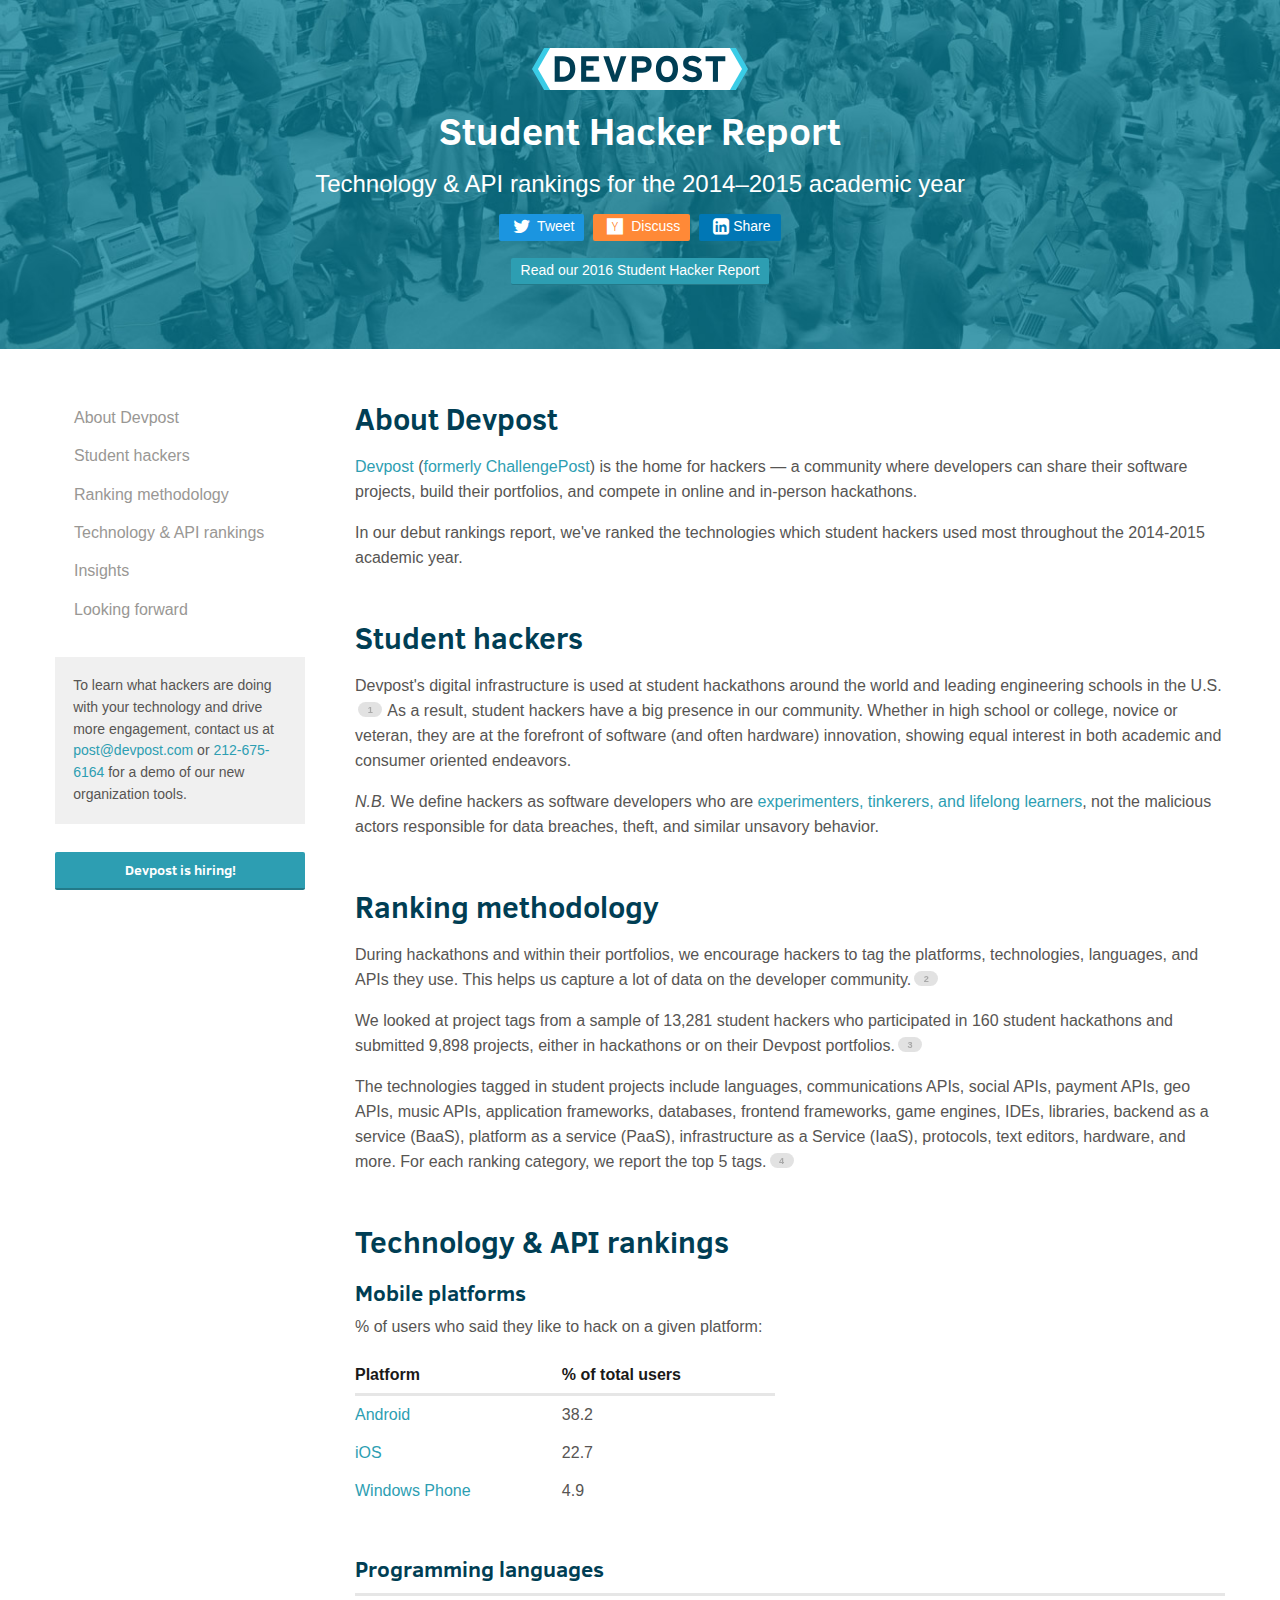
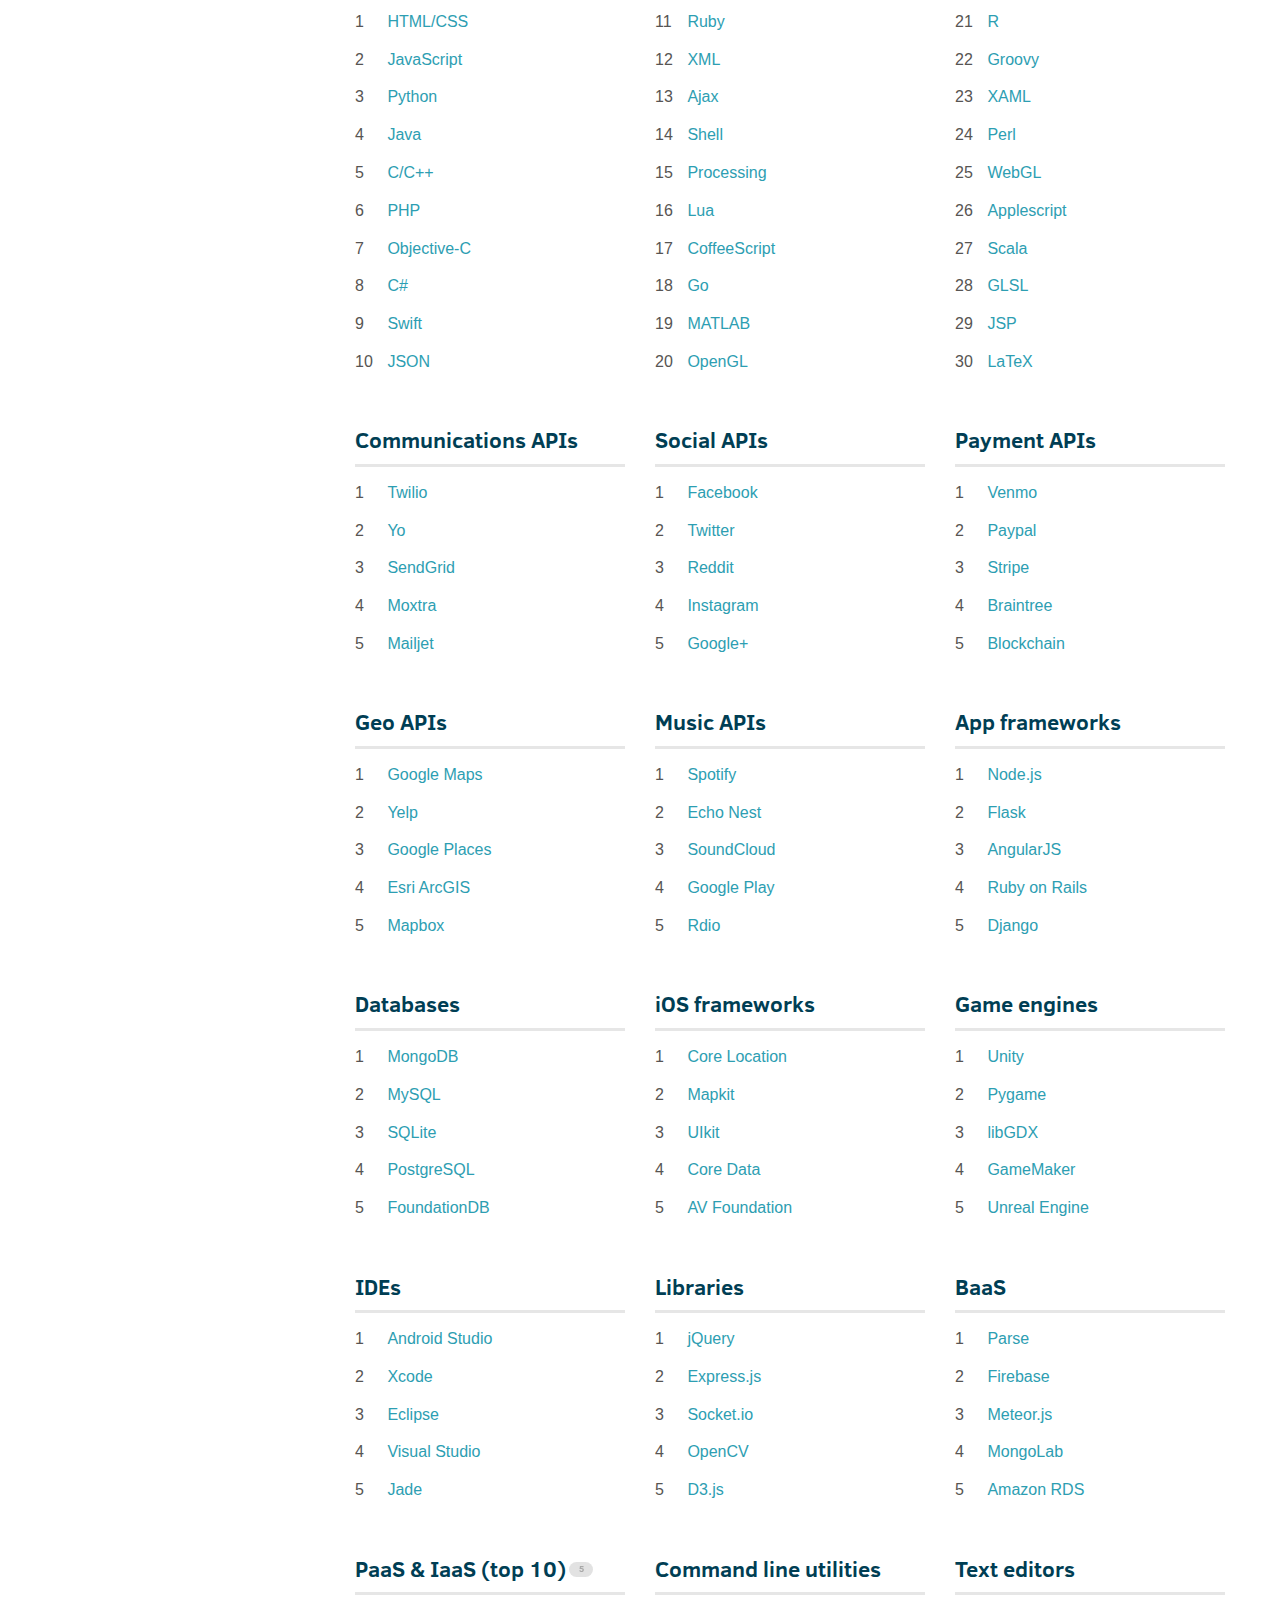
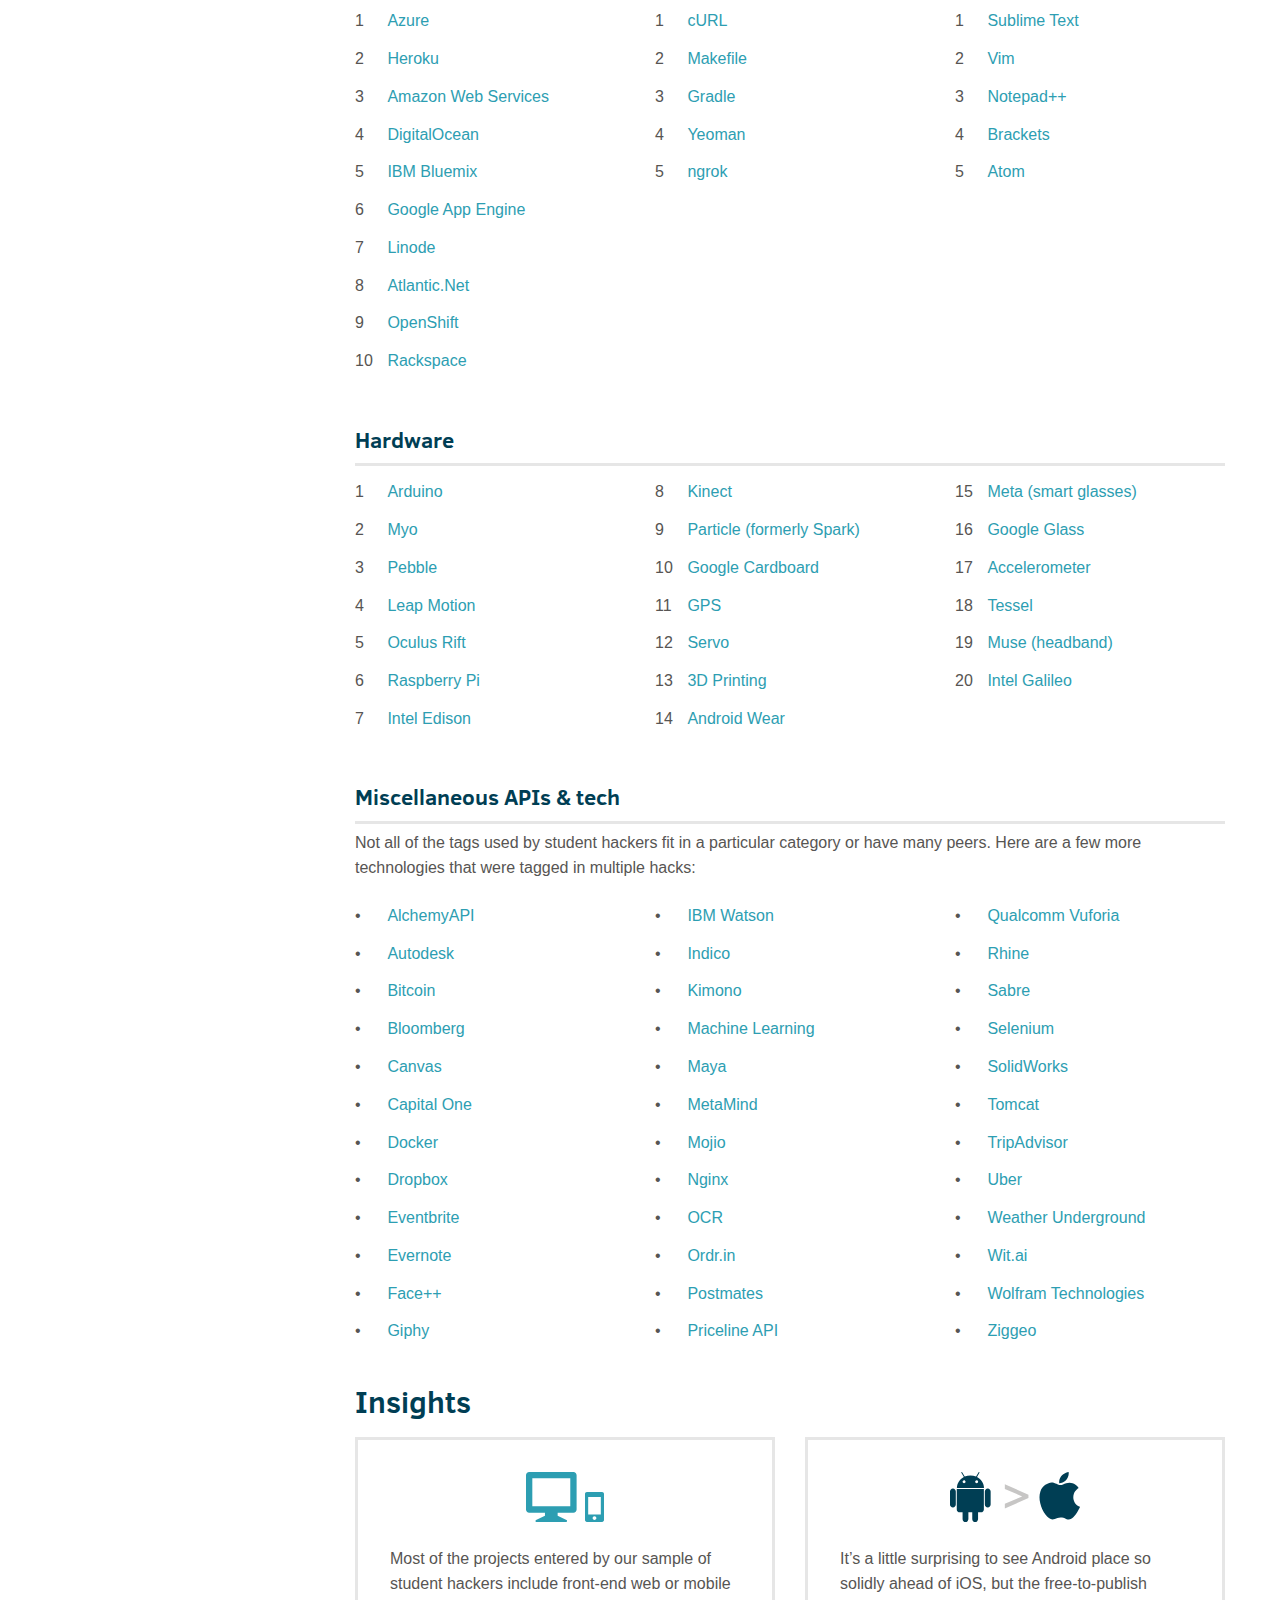
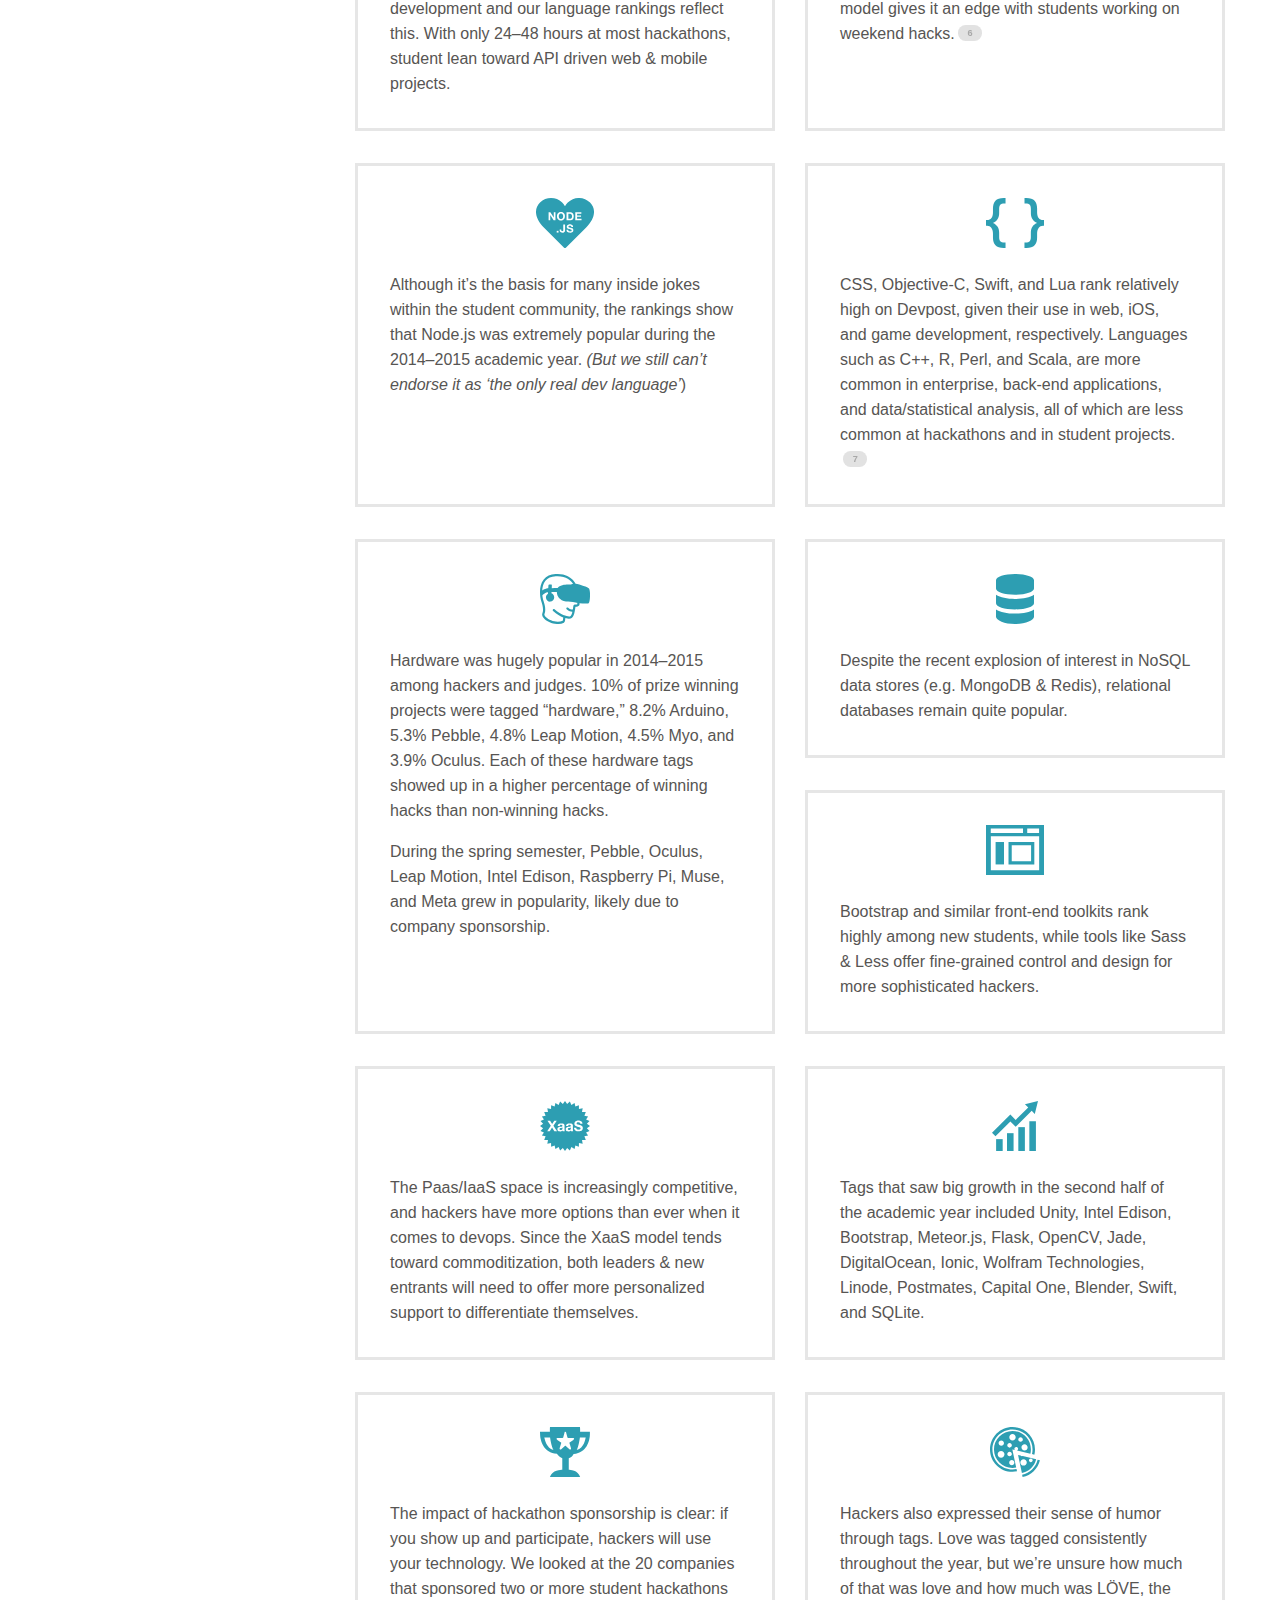
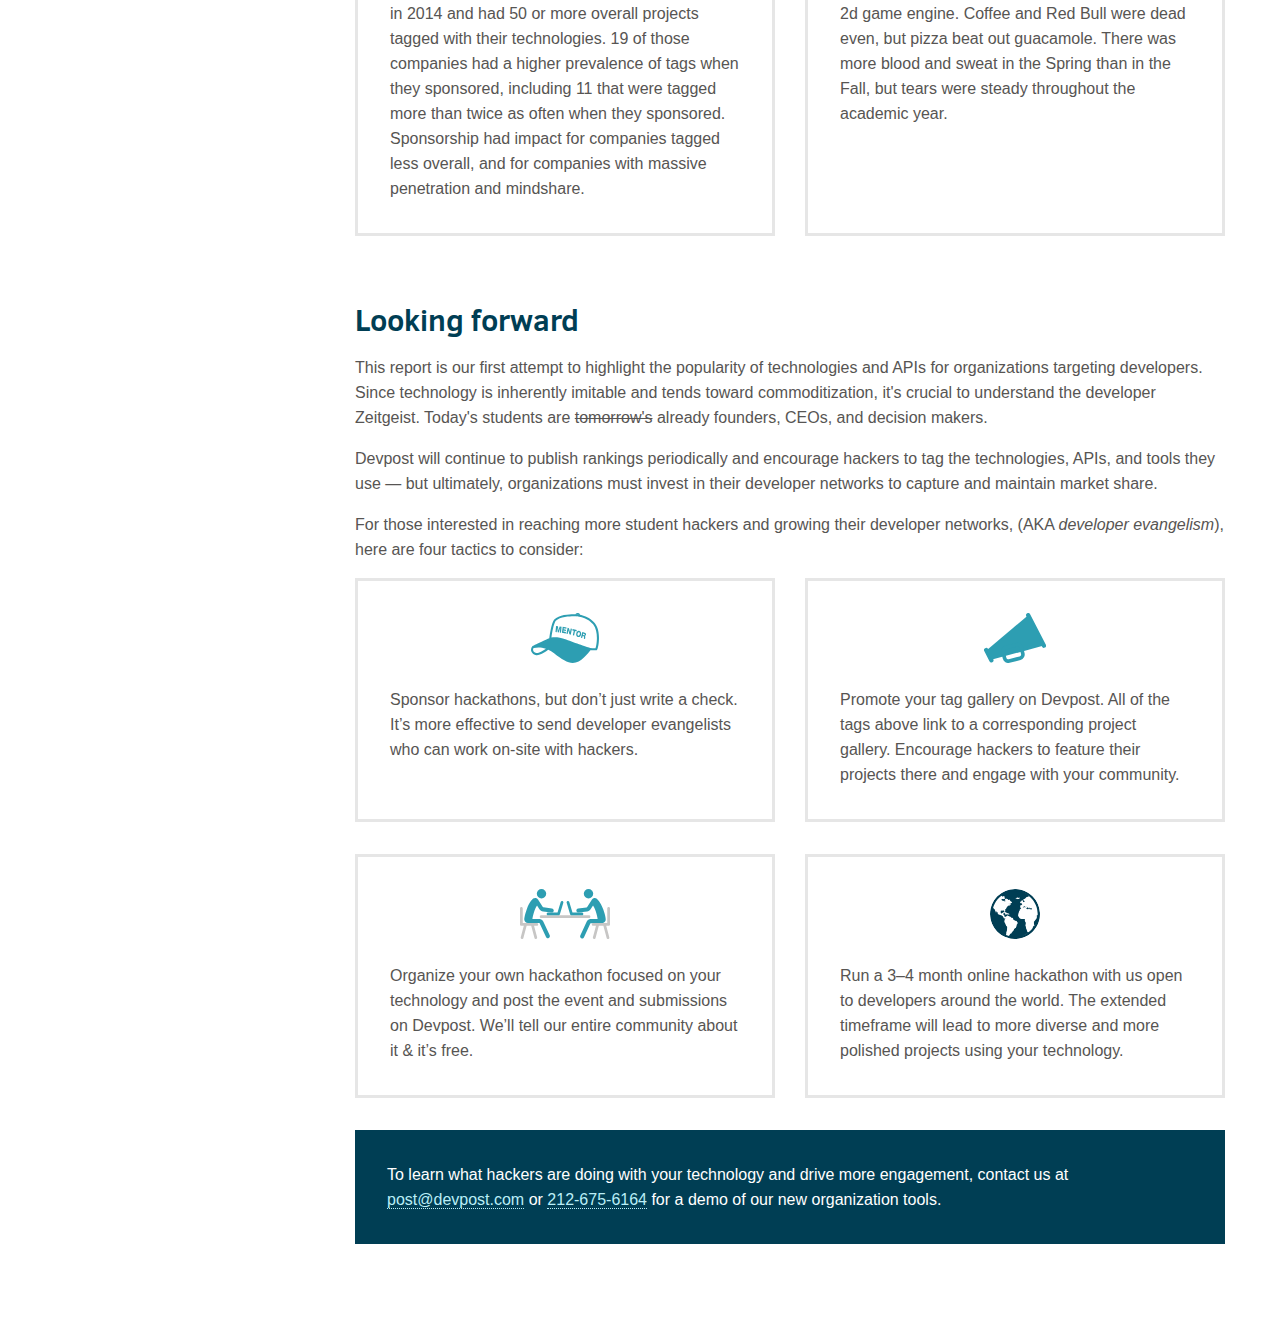
<file: 2015.html>
<!doctype html>
<html lang="en">
<head>
  <meta charset="utf-8">

  <title>Devpost Student Hacker Report (2014-15)</title>
  <meta name="description" content="Devpost's Student Hacker Report (2014-15). We looked at project tags from a sample of 13,281 student hackers who participated in 160 student hackathons and submitted 9,898 projects, either in hackathons or on their Devpost portfolios.">
  <meta name="author" content="Devpost">
  <meta name="viewport" content="width=device-width, initial-scale=1.0">

  <!-- Twitter card-->
  <meta name="twitter:card" content="summary_large_image">
  <meta name="twitter:site" content="@devpost">
  <meta name="twitter:creator" content="@devpost">
  <meta name="twitter:title" content="Devpost Student Hacker Report">
  <meta name="twitter:description" content="We ranked the APIs, languages, and technologies that student hackers used during the 2014-2015 academic year.">
  <meta name="twitter:image" content="https://raw.githubusercontent.com/nealrs/studenthackers/gh-pages/img/devpost_report.png">

  <!-- Facebook OGP tags -->
  <meta property="og:url" content="http://studenthackers.devpost.com/2015.html" />
  <meta property="og:type" content="website" />
  <meta property="og:title" content="Devpost Student Hacker Report" />
  <meta property="og:description" content="We ranked the APIs, languages, and technologies that student hackers used during the 2014-2015 academic year." />
  <meta property="og:image"              content="https://raw.githubusercontent.com/nealrs/studenthackers/gh-pages/img/devpost_report.png" />

  <!-- CSS & JS bro-->
  <link rel="stylesheet" href="css/normalize.css">
  <link rel="stylesheet" href="css/foundation.min.css">
  <!-- foundation: only loading the grid, magellan nav, and equalizer -->
  <link rel="stylesheet" href="css/bigfoot-number.css">
  <link rel="stylesheet" href="css/2015styles.css">
  <link href="img/favicon.ico" rel="icon" type="image/x-icon" />
  <script src="js/vendor/modernizr.js"></script>
  <link rel="stylesheet" href="//maxcdn.bootstrapcdn.com/font-awesome/4.6.1/css/font-awesome.min.css">

  <!-- Google Analytics-->
  <script>
   (function(i,s,o,g,r,a,m){i['GoogleAnalyticsObject']=r;i[r]=i[r]||function(){
   (i[r].q=i[r].q||[]).push(arguments)},i[r].l=1*new Date();a=s.createElement(o),
   m=s.getElementsByTagName(o)[0];a.async=1;a.src=g;m.parentNode.insertBefore(a,m)
   })(window,document,'script','//www.google-analytics.com/analytics.js','ga');

   ga('create', 'UA-2233558-31', 'auto');
   ga('send', 'pageview');

  </script>

  <!--[if lt IE 9]>
    <script src="http://html5shiv.googlecode.com/svn/trunk/html5.js"></script>
  <![endif]-->
</head>

<body>

  <section class="header">
    <div class="row">
      <div class="large-12 columns">
        <a href="http://devpost.com" class="logo"><img src="img/devpost-reversed-rgb.svg"></a>
        <h1>Student Hacker Report</h1>
        <h2>Technology &amp; API rankings for the 2014&ndash;2015 academic year</h2>

        <!-- SOCIAL BUTTONS -->
        <p><a href="https://twitter.com/intent/tweet?original_referer=http%3A%2F%2Flocalhost%3A35729%2F2015.html&ref_src=twsrc%5Etfw&text=The%20most%20popular%20APIs%20and%20tech%20at%20college%20%23hackathons&tw_p=tweetbutton&url=http%3A%2F%2Fstudenthackers.devpost.com/2015.html&via=Devpost" class="share-button twitter"><i class="fa fa-fw fa-twitter fa-lg" aria-hidden="true"></i> Tweet</a>&nbsp;&nbsp;<a href="https://news.ycombinator.com/item?id=9961413" class="share-button hn"><i class="fa fa-fw fa-y-combinator fa-lg" aria-hidden="true"></i> Discuss</a>&nbsp;&nbsp;<a href="https://www.linkedin.com/shareArticle?mini=true&url=http%3A//studenthackers.devpost.com/2015.html&title=Devpost's%20Student%20Hacker%20Report%20(2014-2015)&summary=In%20our%20debut%20rankings%20report,%20we've%20ranked%20the%20technologies%20%26%20APIs%20which%20student%20hackers%20used%20most%20throughout%20the%202014-2015%20academic%20year.&source=Devpost" class="share-button linkedin"><i class="fa fa-fw fa-linkedin-square fa-lg" aria-hidden="true"></i>Share</a></p>

        <!-- 2016 report -->
        <p><a href="http://studenthackers.devpost.com" class="share-button new-report" >Read our 2016 Student Hacker Report</a></p>

      </div>
    </div>
  </section>


  <section class="content">
    <div class="row">

      <div class="large-3 columns show-for-large-up">
        <div data-magellan-expedition="fixed">
          <dl class="sub-nav">
            <dd data-magellan-arrival="about"><a href="#about">About Devpost</a></dd>
            <dd data-magellan-arrival="students"><a href="#students">Student hackers</a></dd>
            <dd data-magellan-arrival="method"><a href="#method">Ranking methodology</a></dd>
            <dd data-magellan-arrival="rankings"><a href="#rankings">Technology &amp; API rankings</a>
            <dd data-magellan-arrival="insights"><a href="#insights">Insights</a>
            <dd data-magellan-arrival="forward"><a href="#forward">Looking forward</a></dd>
          </dl>

          <div class="contact">
            <p>To learn what hackers are doing with your technology and drive more engagement, contact us at <a href="mailto:post@devpost.com">post@devpost.com</a> or <a href="tel:+12126756164">212-675-6164</a> for a demo of our new organization tools.</p>
          </div>

          <a href="http://info.devpost.com/jobs" class="hiring-button" target="_blank">Devpost is hiring!</a>

        </div>
      </div> <!-- end left sidenav column (large-3) -->

      <div class="large-9 columns">

        <h2 data-magellan-destination="about">About Devpost</h2>
        <a name="about"></a>

        <p><a href="http://devpost.com">Devpost</a> (<a href="http://blog.devpost.com/post/125253916364/challengepost-is-now-devpost">formerly ChallengePost</a>) is the home for hackers &mdash; a community where developers can share their software projects, build their portfolios, and compete in online and in-person hackathons.</p>

        <p>In our debut rankings report, we've ranked the technologies which student hackers used most throughout the 2014-2015 academic year.</p>




        <h2 data-magellan-destination="students">Student hackers</h2>
        <a name="students"></a>

        <p>Devpost's digital infrastructure is used at student hackathons around the world and leading engineering schools in the U.S.<sup id="fnref:1"><a href="#fn:1" rel="footnote">1</a></sup> As a result, student hackers have a big presence in our community. Whether in high school or college, novice or veteran, they are at the forefront of software (and often hardware) innovation, showing equal interest in both academic and consumer oriented endeavors.</p>

        <p><em>N.B.</em> We define hackers as software developers who are <a href="https://en.wikipedia.org/wiki/Hacker_(programmer_subculture)">experimenters, tinkerers, and lifelong learners</a>, not the malicious actors responsible for data breaches, theft, and similar unsavory behavior.</p>


        <h2 data-magellan-destination="method">Ranking methodology</h2>
        <a name="method"></a>

        <p>During hackathons and within their portfolios, we encourage hackers to tag the platforms, technologies, languages, and APIs they use. This helps us capture a lot of data on the developer community.<sup id="fnref:2"><a href="#fn:2" rel="footnote">2</a></sup></p>

        <p>We looked at project tags from a sample of 13,281 student hackers who participated in 160 student hackathons and submitted 9,898 projects, either in hackathons or on their Devpost portfolios.<sup id="fnref:3"><a href="#fn:3" rel="footnote">3</a></sup></p>

        <p>The technologies tagged in student projects include languages, communications APIs, social APIs, payment APIs, geo APIs, music APIs, application frameworks, databases, frontend frameworks, game engines, IDEs, libraries, backend as a service (BaaS), platform as a service (PaaS), infrastructure as a Service (IaaS), protocols, text editors, hardware, and more. For each ranking category, we report the top 5 tags.<sup id="fnref:4"><a href="#fn:4" rel="footnote">4</a></sup></p>



        <h2 data-magellan-destination="rankings">Technology &amp; API rankings</h2>
        <a name="rankings"></a>

        <h3 class="no-margin-top">Mobile platforms</h3>

        <p>% of users who said they like to hack on a given platform:</p>

        <div class="row">
          <div class="large-6 medium-6 columns">
            <table>
              <thead>
                <tr>
                  <th>Platform</th>
                  <th>% of total users</th>
                </tr>
              </thead>
              <tbody>
                <tr>
                  <td><a href="http://devpost.com/software/built-with/android" target="_blank">Android</a></td>
                  <td>38.2</td>
                </tr>
                <tr>
                  <td><a href="http://devpost.com/software/built-with/ios" target="_blank">iOS</a></td>
                  <td>22.7</td>
                </tr>
                <tr>
                  <td><a href="http://devpost.com/software/built-with/windows-phone" target="_blank">Windows Phone</a></td>
                  <td>4.9</td>
                </tr>
              </tbody>
            </table>
          </div>
        </div>

        <h3 class="border">Programming languages</h3>

        <div class="row">
          <div class="large-4 medium-4 columns">
            <table>
              <tbody>
                <tr>
                  <td class="number">1</td>
                  <td><a href="http://devpost.com/software/built-with/css" target="_blank">HTML/CSS</a></td>
                </tr>
                <tr>
                  <td class="number">2</td>
                  <td><a href="http://devpost.com/software/built-with/javascript" target="_blank">JavaScript</a></td>
                </tr>
                <tr>
                  <td class="number">3</td>
                  <td><a href="http://devpost.com/software/built-with/python" target="_blank">Python</a></td>
                </tr>
                <tr>
                  <td class="number">4</td>
                  <td><a href="http://devpost.com/software/built-with/java" target="_blank">Java</a></td>
                </tr>
                <tr>
                  <td class="number">5</td>
                  <td><a href="http://devpost.com/software/built-with/c--3" target="_blank">C/C++</a></td>
                </tr>
                <tr>
                  <td class="number">6</td>
                  <td><a href="http://devpost.com/software/built-with/php" target="_blank">PHP</a></td>
                </tr>
                <tr>
                  <td class="number">7</td>
                  <td><a href="http://devpost.com/software/built-with/objective-c" target="_blank">Objective-C</a></td>
                </tr>
                <tr>
                  <td class="number">8</td>
                  <td><a href="http://devpost.com/software/built-with/c--2" target="_blank">C#</a></td>
                </tr>
                <tr>
                  <td class="number">9</td>
                  <td><a href="http://devpost.com/software/built-with/swift" target="_blank">Swift</a></td>
                </tr>
                <tr>
                  <td class="number">10</td>
                  <td><a href="http://devpost.com/software/built-with/json" target="_blank">JSON</a></td>
                </tr>
              </tbody>
            </table>
          </div>

          <div class="large-4 medium-4 columns">
            <table>
              <tbody>
                <tr>
                  <td class="number">11</td>
                  <td><a href="http://devpost.com/software/built-with/ruby" target="_blank">Ruby</a></td>
                </tr>
                <tr>
                  <td class="number">12</td>
                  <td><a href="http://devpost.com/software/built-with/xml" target="_blank">XML</a></td>
                </tr>
                <tr>
                  <td class="number">13</td>
                  <td><a href="http://devpost.com/software/built-with/ajax" target="_blank">Ajax</a></td>
                </tr>
                <tr>
                  <td class="number">14</td>
                  <td><a href="http://devpost.com/software/built-with/shell" target="_blank">Shell</a></td>
                </tr>
                <tr>
                  <td class="number">15</td>
                  <td><a href="http://devpost.com/software/built-with/processing" target="_blank">Processing</a></td>
                </tr>
                <tr>
                  <td class="number">16</td>
                  <td><a href="http://devpost.com/software/built-with/lua" target="_blank">Lua</a></td>
                </tr>
                <tr>
                  <td class="number">17</td>
                  <td><a href="http://devpost.com/software/built-with/coffeescript" target="_blank">CoffeeScript</a></td>
                </tr>
                <tr>
                  <td class="number">18</td>
                  <td><a href="http://devpost.com/software/built-with/go" target="_blank">Go</a></td>
                </tr>
                <tr>
                  <td class="number">19</td>
                  <td><a href="http://devpost.com/software/built-with/matlab" target="_blank">MATLAB</a></td>
                </tr>
                <tr>
                  <td class="number">20</td>
                  <td><a href="http://devpost.com/software/built-with/opengl" target="_blank">OpenGL</a></td>
                </tr>
              </tbody>
            </table>
          </div>

          <div class="large-4 medium-4 columns">
            <table>
              <tbody>
                <tr>
                  <td class="number">21</td>
                  <td><a href="http://devpost.com/software/built-with/r" target="_blank">R</a></td>
                </tr>
                <tr>
                  <td class="number">22</td>
                  <td><a href="http://devpost.com/software/built-with/groovy" target="_blank">Groovy</a></td>
                </tr>
                <tr>
                  <td class="number">23</td>
                  <td><a href="http://devpost.com/software/built-with/xaml" target="_blank">XAML</a></td>
                </tr>
                <tr>
                  <td class="number">24</td>
                  <td><a href="http://devpost.com/software/built-with/perl" target="_blank">Perl</a></td>
                </tr>
                <tr>
                  <td class="number">25</td>
                  <td><a href="http://devpost.com/software/built-with/webgl" target="_blank">WebGL</a></td>
                </tr>
                <tr>
                  <td class="number">26</td>
                  <td><a href="http://devpost.com/software/built-with/applescript" target="_blank">Applescript</a></td>
                </tr>
                <tr>
                  <td class="number">27</td>
                  <td><a href="http://devpost.com/software/built-with/scala" target="_blank">Scala</a></td>
                </tr>
                <tr>
                  <td class="number">28</td>
                  <td><a href="http://devpost.com/software/built-with/glsl" target="_blank">GLSL</a></td> <!-- tag not on-->
                </tr>
                <tr>
                  <td class="number">29</td>
                  <td><a href="http://devpost.com/software/built-with/jsp" target="_blank">JSP</a></td>
                </tr>
                <tr>
                  <td class="number">30</td>
                  <td><a href="http://devpost.com/software/built-with/latex" target="_blank">LaTeX</a></td>
                </tr>
              </tbody>
            </table>
          </div>

        </div> <!-- end row -->

        <div class="row">
          <div class="large-4 medium-4 columns">
            <h3 class="border">Communications APIs</h3>
            <table>
              <tbody>
                <tr>
                  <td class="number">1</td>
                  <td><a href="http://devpost.com/software/built-with/twilio" target="_blank">Twilio</a></td>
                </tr>
                <tr>
                  <td class="number">2</td>
                  <td><a href="http://devpost.com/software/built-with/yo" target="_blank">Yo</a></td>
                </tr>
                <tr>
                  <td class="number">3</td>
                  <td><a href="http://devpost.com/software/built-with/sendgrid" target="_blank">SendGrid</a></td>
                </tr>
                <tr>
                  <td class="number">4</td>
                  <td><a href="http://devpost.com/software/built-with/moxtra" target="_blank">Moxtra</a></td>
                </tr>
                <tr>
                  <td class="number">5</td>
                  <td><a href="http://devpost.com/software/built-with/mailjet" target="_blank">Mailjet</a></td>
                </tr>
              </tbody>
            </table>
          </div>

          <div class="large-4 medium-4 columns">
            <h3 class="border">Social APIs</h3>
            <table>
              <tbody>
                <tr>
                  <td class="number">1</td>
                  <td><a href="http://devpost.com/software/built-with/facebook" target="_blank">Facebook</a></td>
                </tr>
                <tr>
                  <td class="number">2</td>
                  <td><a href="http://devpost.com/software/built-with/twitter" target="_blank">Twitter</a></td>
                </tr>
                <tr>
                  <td class="number">3</td>
                  <td><a href="http://devpost.com/software/built-with/reddit" target="_blank">Reddit</a></td>
                </tr>
                <tr>
                  <td class="number">4</td>
                  <td><a href="http://devpost.com/software/built-with/instagram" target="_blank">Instagram</a></td>
                </tr>
                <tr>
                  <td class="number">5</td>
                  <td><a href="http://devpost.com/software/built-with/google" target="_blank">Google+</a></td>
                </tr>
              </tbody>
            </table>
          </div>

          <div class="large-4 medium-4 columns">
            <h3 class="border">Payment APIs</h3>
            <table>
              <tbody>
                <tr>
                  <td class="number">1</td>
                  <td><a href="http://devpost.com/software/built-with/venmo" target="_blank">Venmo</a></td>
                </tr>
                <tr>
                  <td class="number">2</td>
                  <td><a href="http://devpost.com/software/built-with/paypal" target="_blank">Paypal</a></td>
                </tr>
                <tr>
                  <td class="number">3</td>
                  <td><a href="http://devpost.com/software/built-with/stripe" target="_blank">Stripe</a></td>
                </tr>
                <tr>
                  <td class="number">4</td>
                  <td><a href="http://devpost.com/software/built-with/braintree" target="_blank">Braintree</a></td>
                </tr>
                <tr>
                  <td class="number">5</td>
                  <td><a href="http://devpost.com/software/built-with/blockchain" target="_blank">Blockchain</a></td>
                </tr>
              </tbody>
            </table>
          </div>

        </div> <!-- end row -->

        <div class="row">
          <div class="large-4 medium-4 columns">
            <h3 class="border">Geo APIs</h3>
            <table>
              <tbody>
                <tr>
                  <td class="number">1</td>
                  <td><a href="http://devpost.com/software/built-with/google-maps" target="_blank">Google Maps</a></td>
                </tr>
                <tr>
                  <td class="number">2</td>
                  <td><a href="http://devpost.com/software/built-with/yelp" target="_blank">Yelp</a></td>
                </tr>
                <tr>
                  <td class="number">3</td>
                  <td><a href="http://devpost.com/software/built-with/google-places" target="_blank">Google Places</a></td>
                </tr>
                <tr>
                  <td class="number">4</td>
                  <td><a href="http://devpost.com/software/built-with/esri" target="_blank">Esri ArcGIS</a></td>
                </tr>
                <tr>
                  <td class="number">5</td>
                  <td><a href="http://devpost.com/software/built-with/mapbox" target="_blank">Mapbox</a></td>
                </tr>
              </tbody>
            </table>
          </div>

          <div class="large-4 medium-4 columns">
            <h3 class="border">Music APIs</h3>
            <table>
              <tbody>
                <tr>
                  <td class="number">1</td>
                  <td><a href="http://devpost.com/software/built-with/spotify" target="_blank">Spotify</a></td>
                </tr>
                <tr>
                  <td class="number">2</td>
                  <td><a href="http://devpost.com/software/built-with/echo-nest" target="_blank">Echo Nest</a></td>
                </tr>
                <tr>
                  <td class="number">3</td>
                  <td><a href="http://devpost.com/software/built-with/soundcloud" target="_blank">SoundCloud</a></td>
                </tr>
                <tr>
                  <td class="number">4</td>
                  <td><a href="http://devpost.com/software/built-with/google-play" target="_blank">Google Play</a></td>
                </tr>
                <tr>
                  <td class="number">5</td>
                  <td><a href="http://devpost.com/software/built-with/rdio" target="_blank">Rdio</a></td>
                </tr>
              </tbody>
            </table>
          </div>

          <div class="large-4 medium-4 columns">
            <h3 class="border">App frameworks</h3>
            <table>
              <tbody>
                <tr>
                  <td class="number">1</td>
                  <td><a href="http://devpost.com/software/built-with/node-js" target="_blank">Node.js</a></td>
                </tr>
                <tr>
                  <td class="number">2</td>
                  <td><a href="http://devpost.com/software/built-with/flask" target="_blank">Flask</a></td>
                </tr>
                <tr>
                  <td class="number">3</td>
                  <td><a href="http://devpost.com/software/built-with/angular-js" target="_blank">AngularJS</a></td>
                </tr>
                <tr>
                  <td class="number">4</td>
                  <td><a href="http://devpost.com/software/built-with/ruby-on-rails" target="_blank">Ruby on Rails</a></td>
                </tr>
                <tr>
                  <td class="number">5</td>
                  <td><a href="http://devpost.com/software/built-with/django" target="_blank">Django</a></td>
                </tr>
              </tbody>
            </table>
          </div>

        </div> <!-- end row -->

        <div class="row">

          <div class="large-4 medium-4 columns">
            <h3 class="border">Databases</h3>
            <table>
              <tbody>
                <tr>
                  <td class="number">1</td>
                  <td><a href="http://devpost.com/software/built-with/mongodb" target="_blank">MongoDB</a></td>
                </tr>
                <tr>
                  <td class="number">2</td>
                  <td><a href="http://devpost.com/software/built-with/mysql" target="_blank">MySQL</a></td>
                </tr>
                <tr>
                  <td class="number">3</td>
                  <td><a href="http://devpost.com/software/built-with/sqlite" target="_blank">SQLite</a></td>
                </tr>
                <tr>
                  <td class="number">4</td>
                  <td><a href="http://devpost.com/software/built-with/postgresql" target="_blank">PostgreSQL</a></td>
                </tr>
                <tr>
                  <td class="number">5</td>
                  <td><a href="http://devpost.com/software/built-with/foundationdb" target="_blank">FoundationDB</a></td>
                </tr>
              </tbody>
            </table>
          </div>

          <div class="large-4 medium-4 columns">
            <h3 class="border">iOS frameworks</h3>
            <table>
              <tbody>
                <tr>
                  <td class="number">1</td>
                  <td><a href="http://devpost.com/software/built-with/core-location" target="_blank">Core Location</a></td>
                </tr>
                <tr>
                  <td class="number">2</td>
                  <td><a href="http://devpost.com/software/built-with/mapkit" target="_blank">Mapkit</a></td>
                </tr>
                <tr>
                  <td class="number">3</td>
                  <td><a href="http://devpost.com/software/built-with/uikit" target="_blank">UIkit</a></td>
                </tr>
                <tr>
                  <td class="number">4</td>
                  <td><a href="http://devpost.com/software/built-with/core-data" target="_blank">Core Data</a></td>
                </tr>
                <tr>
                  <td class="number">5</td>
                  <td><a href="http://devpost.com/software/built-with/avfoundation" target="_blank">AV Foundation</a></td>
                </tr>
              </tbody>
            </table>
          </div>

          <div class="large-4 medium-4 columns">
            <h3 class="border">Game engines</h3>
            <table>
              <tbody>
                <tr>
                  <td class="number">1</td>
                  <td><a href="http://devpost.com/software/built-with/unity" target="_blank">Unity</a></td>
                </tr>
                <tr>
                  <td class="number">2</td>
                  <td><a href="http://devpost.com/software/built-with/pygame" target="_blank">Pygame</a></td>
                </tr>
                <tr>
                  <td class="number">3</td>
                  <td><a href="http://devpost.com/software/built-with/libgdx" target="_blank">libGDX</a></td>
                </tr>
                <tr>
                  <td class="number">4</td>
                  <td><a href="http://devpost.com/software/built-with/gamemaker" target="_blank">GameMaker</a></td>
                </tr>
                <tr>
                  <td class="number">5</td>
                  <td><a href="http://devpost.com/software/built-with/unreal-engine" target="_blank">Unreal Engine</a></td>
                </tr>
              </tbody>
            </table>
          </div>

        </div> <!-- end row -->

        <div class="row">

          <div class="large-4 medium-4 columns">
            <h3 class="border">IDEs</h3>
            <table>
              <tbody>
                <tr>
                  <td class="number">1</td>
                  <td><a href="http://devpost.com/software/built-with/android-studio" target="_blank">Android Studio</a></td>
                </tr>
                <tr>
                  <td class="number">2</td>
                  <td><a href="http://devpost.com/software/built-with/xcode" target="_blank">Xcode</a></td>
                </tr>
                <tr>
                  <td class="number">3</td>
                  <td><a href="http://devpost.com/software/built-with/eclipse" target="_blank">Eclipse</a></td>
                </tr>
                <tr>
                  <td class="number">4</td>
                  <td><a href="http://devpost.com/software/built-with/visual-studio" target="_blank">Visual Studio</a></td>
                </tr>
                <tr>
                  <td class="number">5</td>
                  <td><a href="http://devpost.com/software/built-with/jade" target="_blank">Jade</a></td>
                </tr>
              </tbody>
            </table>
          </div>

          <div class="large-4 medium-4 columns">
            <h3 class="border">Libraries</h3>
            <table>
              <tbody>
                <tr>
                  <td class="number">1</td>
                  <td><a href="http://devpost.com/software/built-with/jquery" target="_blank">jQuery</a></td>
                </tr>
                <tr>
                  <td class="number">2</td>
                  <td><a href="http://devpost.com/software/built-with/express-js" target="_blank">Express.js</a></td>
                </tr>
                <tr>
                  <td class="number">3</td>
                  <td><a href="http://devpost.com/software/built-with/socket-io" target="_blank">Socket.io</a></td>
                </tr>
                <tr>
                  <td class="number">4</td>
                  <td><a href="http://devpost.com/software/built-with/opencv" target="_blank">OpenCV</a></td>
                </tr>
                <tr>
                  <td class="number">5</td>
                  <td><a href="http://devpost.com/software/built-with/d3-js" target="_blank">D3.js</a></td>
                </tr>
              </tbody>
            </table>
          </div>

          <div class="large-4 medium-4 columns">
            <h3 class="border">BaaS</h3>
            <table>
              <tbody>
                <tr>
                  <td class="number">1</td>
                  <td><a href="http://devpost.com/software/built-with/parse" target="_blank">Parse</a></td>
                </tr>
                <tr>
                  <td class="number">2</td>
                  <td><a href="http://devpost.com/software/built-with/firebase" target="_blank">Firebase</a></td>
                </tr>
                <tr>
                  <td class="number">3</td>
                  <td><a href="http://devpost.com/software/built-with/meteor-js" target="_blank">Meteor.js</a></td>
                </tr>
                <tr>
                  <td class="number">4</td>
                  <td><a href="http://devpost.com/software/built-with/mongolab" target="_blank">MongoLab</a></td>
                </tr>
                <tr>
                  <td class="number">5</td>
                  <td><a href="http://devpost.com/software/built-with/amazon-rds-relational-database-service" target="_blank">Amazon RDS</a></td>
                </tr>
              </tbody>
            </table>
          </div>

        </div> <!-- end row -->

        <div class="row">

          <div class="large-4 medium-4 columns">
            <h3 class="border">PaaS &amp; IaaS (top 10)<sup id="fnref:5"><a href="#fn:5" rel="footnote">5</a></sup></h3>
            <table>
              <tbody>
                <tr>
                  <td class="number">1</td>
                  <td><a href="http://devpost.com/software/built-with/azure" target="_blank">Azure</a></td>
                </tr>
                <tr>
                  <td class="number">2</td>
                  <td><a href="http://devpost.com/software/built-with/heroku" target="_blank">Heroku</a></td>
                </tr>
                <tr>
                  <td class="number">3</td>
                  <td><a href="http://devpost.com/software/built-with/amazon-web-services" target="_blank">Amazon Web Services</a></td>
                </tr>
                <tr>
                  <td class="number">4</td>
                  <td><a href="http://devpost.com/software/built-with/digitalocean" target="_blank">DigitalOcean</a></td>
                </tr>
                <tr>
                  <td class="number">5</td>
                  <td><a href="http://devpost.com/software/built-with/bluemix" target="_blank">IBM Bluemix</a></td>
                </tr>
                <tr>
                  <td class="number">6</td>
                  <td><a href="http://devpost.com/software/built-with/google-app-engine" target="_blank">Google App Engine</a></td>
                </tr>
                <tr>
                  <td class="number">7</td>
                  <td><a href="http://devpost.com/software/built-with/linode" target="_blank">Linode</a></td>
                </tr>
                <tr>
                  <td class="number">8</td>
                  <td><a href="http://devpost.com/software/built-with/atlantic-net-cloud-servers" target="_blank">Atlantic.Net</a></td>
                </tr>
                <tr>
                  <td class="number">9</td>
                  <td><a href="http://devpost.com/software/built-with/openshift" target="_blank">OpenShift</a></td>
                </tr>
                <tr>
                  <td class="number">10</td>
                  <td><a href="http://devpost.com/software/built-with/rackspace" target="_blank">Rackspace</a></td>
                </tr>
              </tbody>
            </table>
          </div>

          <div class="large-4 medium-4 columns">
            <h3 class="border">Command line utilities</h3>
            <table>
              <tbody>
                <tr>
                  <td class="number">1</td>
                  <td><a href="http://devpost.com/software/built-with/curl" target="_blank">cURL</a></td>
                </tr>
                <tr>
                  <td class="number">2</td>
                  <td><a href="http://devpost.com/software/built-with/makefile" target="_blank">Makefile</a></td>
                </tr>
                <tr>
                  <td class="number">3</td>
                  <td><a href="http://devpost.com/software/built-with/gradle" target="_blank">Gradle</a></td>
                </tr>
                <tr>
                  <td class="number">4</td>
                  <td><a href="http://devpost.com/software/built-with/yeoman" target="_blank">Yeoman</a></td>
                </tr>
                <tr>
                  <td class="number">5</td>
                  <td><a href="http://devpost.com/software/built-with/ngrok" target="_blank">ngrok</a></td>
                </tr>
              </tbody>
            </table>
          </div>

          <div class="large-4 medium-4 columns">
            <h3 class="border">Text editors</h3>
            <table>
              <tbody>
                <tr>
                  <td class="number">1</td>
                  <td><a href="http://devpost.com/software/built-with/sublime-text" target="_blank">Sublime Text</a></td>
                </tr>
                <tr>
                  <td class="number">2</td>
                  <td><a href="http://devpost.com/software/built-with/vim" target="_blank">Vim</a></td>
                </tr>
                <tr>
                  <td class="number">3</td>
                  <td><a href="http://devpost.com/software/built-with/notepad" target="_blank">Notepad++</a></td>
                </tr>
                <tr>
                  <td class="number">4</td>
                  <td><a href="http://devpost.com/software/built-with/brackets" target="_blank">Brackets</a></td>
                </tr>
                <tr>
                  <td class="number">5</td>
                  <td><a href="http://devpost.com/software/built-with/atom" target="_blank">Atom</a></td>
                </tr>
              </tbody>
            </table>
          </div>

        </div> <!-- end row -->

        <div class="row">
          <div class="large-12 columns">
            <h3 class="border">Hardware</h3>
          </div>
        </div> <!-- end row -->

        <div class="row">

          <div class="large-4 medium-4 columns">
            <table>
              <tbody>
                <tr>
                  <td class="number">1</td>
                  <td><a href="http://devpost.com/software/built-with/arduino" target="_blank">Arduino</a></td>
                </tr>
                <tr>
                  <td class="number">2</td>
                  <td><a href="http://devpost.com/software/built-with/myo" target="_blank">Myo</a></td>
                </tr>
                <tr>
                  <td class="number">3</td>
                  <td><a href="http://devpost.com/software/built-with/pebble" target="_blank">Pebble</a></td>
                </tr>
                <tr>
                  <td class="number">4</td>
                  <td><a href="http://devpost.com/software/built-with/leap-motion" target="_blank">Leap Motion</a></td>
                </tr>
                <tr>
                  <td class="number">5</td>
                  <td><a href="http://devpost.com/software/built-with/oculus" target="_blank">Oculus Rift</a></td>
                </tr>
                <tr>
                  <td class="number">6</td>
                  <td><a href="http://devpost.com/software/built-with/raspberry-pi" target="_blank">Raspberry Pi</a></td>
                </tr>
                <tr>
                  <td class="number">7</td>
                  <td><a href="http://devpost.com/software/built-with/intel-edison" target="_blank">Intel Edison</a></td>
                </tr>
              </tbody>
            </table>
          </div>

          <div class="large-4 medium-4 columns">
            <table>
              <tbody>
                <tr>
                  <td class="number">8</td>
                  <td><a href="http://devpost.com/software/built-with/kinect" target="_blank">Kinect</a></td>
                </tr>
                <tr>
                  <td class="number">9</td>
                  <td><a href="http://devpost.com/software/built-with/particle" target="_blank">Particle (formerly Spark)</a></td>
                </tr
                <tr>
                  <td class="number">10</td>
                  <td><a href="http://devpost.com/software/built-with/google-cardboard" target="_blank">Google Cardboard</a></td>
                </tr>
                <tr>
                  <td class="number">11</td>
                  <td><a href="http://devpost.com/software/built-with/gps" target="_blank">GPS</a></td>
                </tr>
                <tr>
                  <td class="number">12</td>
                  <td><a href="http://devpost.com/software/built-with/servo" target="_blank">Servo</a></td>
                </tr>
                <tr>
                  <td class="number">13</td>
                  <td><a href="http://devpost.com/software/built-with/3dprinting" target="_blank">3D Printing</a></td>
                </tr>
                <tr>
                  <td class="number">14</td>
                  <td><a href="http://devpost.com/software/built-with/android-wear" target="_blank">Android Wear</a></td>
                </tr>
              </tbody>
            </table>
          </div>

          <div class="large-4 medium-4 columns">
            <table>
              <tbody>
                <tr>
                  <td class="number">15</td>
                  <td><a href="http://devpost.com/software/built-with/meta" target="_blank">Meta (smart glasses)</a></td>
                </tr>
                <tr>
                  <td class="number">16</td>
                  <td><a href="http://devpost.com/software/built-with/google-glass" target="_blank">Google Glass</a></td>
                </tr>
                <tr>
                  <td class="number">17</td>
                  <td><a href="http://devpost.com/software/built-with/accelerometer" target="_blank">Accelerometer</a></td>
                </tr>
                <tr>
                  <td class="number">18</td>
                  <td><a href="http://devpost.com/software/built-with/tessel" target="_blank">Tessel</a></td>
                </tr>
                <tr>
                  <td class="number">19</td>
                  <td><a href="http://devpost.com/software/built-with/muse" target="_blank">Muse (headband)</a></td>
                </tr>
                <tr>
                  <td class="number">20</td>
                  <td><a href="http://devpost.com/software/built-with/intel-galileo" target="_blank">Intel Galileo</a></td>
                </tr>
              </tbody>
            </table>
          </div>

        </div> <!-- end row -->

        <div class="row">
          <div class="large-12 columns">
            <h3 class="border">Miscellaneous APIs &amp; tech</h3>
            <p>Not all of the tags used by student hackers fit in a particular category or have many peers. Here are a few more technologies that were tagged in multiple hacks:</p>
          </div>
        </div> <!-- end row -->

        <div class="row">
          <div class="large-4 medium-4 columns">
            <table>
              <tbody>

              	<tr>
                  <td class="number">&bull;</td>
                  <td><a href="http://devpost.com/software/built-with/alchemyapi" target="_blank">AlchemyAPI</a></td>
                </tr>
                <tr>
                  <td class="number">&bull;</td>
                  <td><a href="http://devpost.com/software/built-with/autodesk" target="_blank">Autodesk</a></td>
                </tr>
                <tr>
                  <td class="number">&bull;</td>
                  <td><a href="http://devpost.com/software/built-with/bitcoin" target="_blank">Bitcoin</a></td>
                </tr>
                <tr>
                  <td class="number">&bull;</td>
                  <td><a href="http://devpost.com/software/built-with/bloomberg" target="_blank">Bloomberg</a></td>
                </tr>
                <tr>
                  <td class="number">&bull;</td>
                  <td><a href="http://devpost.com/software/built-with/canvas" target="_blank">Canvas</a></td>
                </tr>
                <tr>
                  <td class="number">&bull;</td>
                  <td><a href="http://devpost.com/software/built-with/capital-one" target="_blank">Capital One</a></td>
                </tr>
              	<tr>
                  <td class="number">&bull;</td>
                  <td><a href="http://devpost.com/software/built-with/docker" target="_blank">Docker</a></td>
                </tr>
              	<tr>
                  <td class="number">&bull;</td>
                  <td><a href="http://devpost.com/software/built-with/dropbox" target="_blank">Dropbox</a></td>
                </tr>
                <tr>
                  <td class="number">&bull;</td>
                  <td><a href="http://devpost.com/software/built-with/eventbrite" target="_blank">Eventbrite</a></td>
                </tr>
                <tr>
                  <td class="number">&bull;</td>
                  <td><a href="http://devpost.com/software/built-with/evernote" target="_blank">Evernote</a></td>
                </tr>
                <tr>
                  <td class="number">&bull;</td>
                  <td><a href="http://devpost.com/software/built-with/face" target="_blank">Face++</a></td>
                </tr>
                <tr>
                  <td class="number">&bull;</td>
                  <td><a href="http://devpost.com/software/built-with/giphy" target="_blank">Giphy</a></td>
                </tr>
                </tbody>
            </table>
          </div>

          <div class="large-4 medium-4 columns">
            <table>
              <tbody>
              	<tr>
                  <td class="number">&bull;</td>
                  <td><a href="http://devpost.com/software/built-with/ibm-watson" target="_blank">IBM Watson</a></td>
                </tr>
                <tr>
                  <td class="number">&bull;</td>
                  <td><a href="http://devpost.com/software/built-with/indico" target="_blank">Indico</a></td>
                </tr>
                <tr>
                  <td class="number">&bull;</td>
                  <td><a href="http://devpost.com/software/built-with/kimono" target="_blank">Kimono</a></td>
                </tr>
                <tr>
                  <td class="number">&bull;</td>
                  <td><a href="http://devpost.com/software/built-with/machine-learning" target="_blank">Machine Learning</a></td>
                </tr>
                <tr>
                  <td class="number">&bull;</td>
                  <td><a href="http://devpost.com/software/built-with/maya" target="_blank">Maya</a></td>
                </tr>
                <tr>
                  <td class="number">&bull;</td>
                  <td><a href="http://devpost.com/software/built-with/metamind" target="_blank">MetaMind</a></td>
                </tr>
                <tr>
                  <td class="number">&bull;</td>
                  <td><a href="http://devpost.com/software/built-with/mojio" target="_blank">Mojio</a></td>
                </tr>
                <tr>
                  <td class="number">&bull;</td>
                  <td><a href="http://devpost.com/software/built-with/nginx" target="_blank">Nginx</a></td>
                </tr>
                <tr>
                  <td class="number">&bull;</td>
                  <td><a href="http://devpost.com/software/built-with/ocr" target="_blank">OCR</a></td>
                </tr>
                <tr>
                  <td class="number">&bull;</td>
                  <td><a href="http://devpost.com/software/built-with/ordr-in" target="_blank">Ordr.in</a></td>
                </tr>
                <tr>
                  <td class="number">&bull;</td>
                  <td><a href="http://devpost.com/software/built-with/postmates" target="_blank">Postmates</a></td>
                </tr>
                <tr>
                  <td class="number">&bull;</td>
                  <td><a href="http://devpost.com/software/built-with/priceline-api" target="_blank">Priceline API</a></td>
                </tr>
              </tbody>
            </table>
          </div>

          <div class="large-4 medium-4 columns">
            <table>
              <tbody>

                <tr>
                  <td class="number">&bull;</td>
                  <td><a href="http://devpost.com/software/built-with/vuforia" target="_blank">Qualcomm Vuforia</a></td>
                </tr>
                <tr>
                  <td class="number">&bull;</td>
                  <td><a href="http://devpost.com/software/built-with/rhine" target="_blank">Rhine</a></td>
                </tr>
                <tr>
                  <td class="number">&bull;</td>
                  <td><a href="http://devpost.com/software/built-with/sabre" target="_blank">Sabre</a></td>
                </tr>
                <tr>
                  <td class="number">&bull;</td>
                  <td><a href="http://devpost.com/software/built-with/selenium" target="_blank">Selenium</a></td>
                </tr>
                <tr>
                  <td class="number">&bull;</td>
                  <td><a href="http://devpost.com/software/built-with/solidworks" target="_blank">SolidWorks</a></td>
                </tr>
                <tr>
                  <td class="number">&bull;</td>
                  <td><a href="http://devpost.com/software/built-with/tomcat" target="_blank">Tomcat</a></td>
                </tr>
                <tr>
                  <td class="number">&bull;</td>
                  <td><a href="http://devpost.com/software/built-with/tripadvisor" target="_blank">TripAdvisor</a></td>
                </tr>
                <tr>
                  <td class="number">&bull;</td>
                  <td><a href="http://devpost.com/software/built-with/uber" target="_blank">Uber</a></td>
                </tr>
                <tr>
                  <td class="number">&bull;</td>
                  <td><a href="http://devpost.com/software/built-with/weather-underground" target="_blank">Weather Underground</a></td>
                </tr>
                <tr>
                  <td class="number">&bull;</td>
                  <td><a href="http://devpost.com/software/built-with/wit-ai" target="_blank">Wit.ai</a></td>
                </tr>
                <tr>
                  <td class="number">&bull;</td>
                  <td><a href="http://devpost.com/software/built-with/wolfram-technologies" target="_blank">Wolfram Technologies</a></td>
                </tr>
                <tr>
                  <td class="number">&bull;</td>
                  <td><a href="http://devpost.com/software/built-with/ziggeo" target="_blank">Ziggeo</a></td>
                </tr>
              </tbody>
            </table>
          </div>

        </div> <!-- end row -->


        <h2 data-magellan-destination="insights">Insights</h2>
        <a name="insights"></a>

        <div class="row" data-equalizer>
          <div class="large-6 medium-6 columns">
            <div class="insight-box" data-equalizer-watch>
              <p class="icon"><img src="img/icon-frontend.svg"></p>
              <p>Most of the projects entered by our sample of student hackers include front-end web or mobile development and our language rankings reflect this. With only 24&ndash;48 hours at most hackathons, student lean toward API driven web &amp; mobile projects.</p>
            </div>
          </div>

          <div class="large-6 medium-6 columns">
            <div class="insight-box" data-equalizer-watch>
              <p class="icon"><img src="img/icon-android.svg"></p>
              <p>It’s a little surprising to see Android place so solidly ahead of iOS, but the free-to-publish model gives it an edge with students working on weekend hacks.<sup id="fnref:6"><a href="#fn:6" rel="footnote">6</a></sup></p>
            </div>
          </div>
        </div> <!-- end row -->

        <div class="row" data-equalizer>
          <div class="large-6 medium-6 columns">
            <div class="insight-box" data-equalizer-watch>
              <p class="icon"><img src="img/icon-node.svg"></p>
              <p>Although it’s the basis for many inside jokes within the student community, the rankings show that Node.js was extremely popular during the 2014&ndash;2015 academic year. <em>(But we still can’t endorse it as &lsquo;the only real dev language&rsquo;</em>)</p>
            </div>
          </div>
          <div class="large-6 medium-6 columns">
            <div class="insight-box" data-equalizer-watch>
              <p class="icon"><img src="img/icon-brackets.svg"></p>
              <p>CSS, Objective-C, Swift, and Lua rank relatively high on Devpost, given their use in web, iOS, and game development, respectively. Languages such as C++, R, Perl, and Scala, are more common in enterprise, back-end applications, and data/statistical analysis, all of which are less common at hackathons and in student projects.<sup id="fnref:7"><a href="#fn:7" rel="footnote">7</a></sup></p>
            </div>
          </div>
        </div> <!-- end row -->

        <div class="row" data-equalizer>
          <div class="large-6 medium-6 columns">
            <div class="insight-box" data-equalizer-watch>
              <p class="icon"><img src="img/icon-VR.svg"></p>
              <p>Hardware was hugely popular in 2014&ndash;2015 among hackers and judges. 10% of prize winning projects were tagged “hardware,” 8.2% Arduino, 5.3% Pebble, 4.8% Leap Motion, 4.5% Myo, and 3.9% Oculus. Each of these hardware tags showed up in a higher percentage of winning hacks than non-winning hacks.</p>
              <p>During the spring semester, Pebble, Oculus, Leap Motion, Intel Edison, Raspberry Pi, Muse, and Meta grew in popularity, likely due to company sponsorship.</p>
            </div>
          </div>

          <div class="large-6 medium-6 columns" data-equalizer-watch>
            <div class="insight-box" >
              <p class="icon"><img src="img/icon-database.svg"></p>
              <p>Despite the recent explosion of interest in NoSQL data stores (e.g. MongoDB &amp; Redis), relational databases remain quite popular.</p>
            </div>

            <div class="insight-box stacked">
              <p class="icon"><img src="img/icon-frontend-toolkit.svg"></p>
              <p>Bootstrap and similar front-end toolkits rank highly among new students, while tools like Sass &amp; Less offer fine-grained control and design for more sophisticated hackers. </p>
            </div>
          </div>

        </div><!-- end row -->


        <div class="row" data-equalizer>
          <div class="large-6 medium-6 columns">
            <div class="insight-box" data-equalizer-watch>
              <p class="icon"><img src="img/icon-xaas.svg"></p>
              <p>The Paas/IaaS space is increasingly competitive, and hackers have more options than ever when it comes to devops. Since the XaaS model tends toward commoditization, both leaders &amp; new entrants will need to offer more personalized support to differentiate themselves.</p>
            </div>
          </div>

          <div class="large-6 medium-6 columns">
            <div class="insight-box" data-equalizer-watch>
              <p class="icon"><img src="img/icon-growth.svg"></p>
              <p>Tags that saw big growth in the second half of the academic year included Unity, Intel Edison, Bootstrap, Meteor.js, Flask, OpenCV, Jade, DigitalOcean, Ionic, Wolfram Technologies, Linode, Postmates, Capital One, Blender, Swift, and SQLite.</p>
            </div>
          </div>
        </div> <!-- end row -->

        <div class="row" data-equalizer>
          <div class="large-6 medium-6 columns">
            <div class="insight-box" data-equalizer-watch>
              <p class="icon"><img src="img/icon-trophy.svg"></p>
              <p>The impact of hackathon sponsorship is clear: if you show up and participate, hackers will use your technology. We looked at the 20 companies that sponsored two or more student hackathons in 2014 and had 50 or more overall projects tagged with their technologies. 19 of those companies had a higher prevalence of tags when they sponsored, including 11 that were tagged more than twice as often when they sponsored.  Sponsorship had impact for companies tagged less overall, and for companies with massive penetration and mindshare.</p>
            </div>
          </div>

          <div class="large-6 medium-6 columns">
            <div class="insight-box" data-equalizer-watch>
              <p class="icon"><img src="img/icon-pizza.svg"></p>
              <p>Hackers also expressed their sense of humor through tags. Love was tagged consistently throughout the year, but we’re unsure how much of that was love and how much was LÖVE, the 2d game engine. Coffee and Red Bull were dead even, but pizza beat out guacamole. There was more blood and sweat in the Spring than in the Fall, but tears were steady throughout the academic year.</p>
            </div>
          </div>
        </div> <!-- end row -->


        <h2 data-magellan-destination="forward">Looking forward</h2>
        <a name="forward"></a>
        <p>This report is our first attempt to highlight the popularity of technologies and APIs for organizations targeting developers. Since technology is inherently imitable and tends toward commoditization, it's crucial to understand the developer Zeitgeist. Today's students are <span style="text-decoration: line-through;">tomorrow's</span> already founders, CEOs, and decision makers.</p>

        <p>Devpost will continue to publish rankings periodically and encourage hackers to tag the technologies, APIs, and tools they use &mdash; but ultimately, organizations must invest in their developer networks to capture and maintain market share.</p>

        <p>For those interested in reaching more student hackers and growing their developer networks, (AKA <em>developer evangelism</em>), here are four tactics to consider:</p>

        <div class="row" data-equalizer>
          <div class="large-6 medium-6 columns">
            <div class="insight-box" data-equalizer-watch>
              <p class="icon"><img src="img/icon-mentor.svg"></p>
              <p>Sponsor hackathons, but don’t just write a check. It’s more effective to send developer evangelists who can work on-site with hackers.</p>
            </div>
          </div>

          <div class="large-6 medium-6 columns">
            <div class="insight-box" data-equalizer-watch>
              <p class="icon"><img src="img/icon-promote.svg"></p>
              <p>Promote your tag gallery on Devpost. All of the tags above link to a corresponding project gallery. Encourage hackers to feature their projects there and engage with your community.</p>
            </div>
          </div>
        </div> <!-- end row -->

        <div class="row" data-equalizer>
          <div class="large-6 medium-6 columns">
            <div class="insight-box" data-equalizer-watch>
              <p class="icon"><img src="img/icon-hackathon.svg"></p>
              <p>Organize your own hackathon focused on your technology and post the event and submissions on Devpost. We’ll tell our entire community about it &amp; it’s free.</p>
            </div>
          </div>

          <div class="large-6 medium-6 columns">
            <div class="insight-box" data-equalizer-watch>
              <p class="icon"><img src="img/icon-globe.svg"></p>
              <p>Run a 3&ndash;4 month online hackathon with us open to developers around the world. The extended timeframe will lead to more diverse and more polished projects using your technology.</p>
            </div>
          </div>

        </div> <!-- end row -->

        <div class="row footer hide-for-large-up">
          <div class="large-12 columns">
            <div class="footer-interior">
              <p>To learn what hackers are doing with your technology and drive more engagement, contact us at <a href="mailto:post@devpost.com">post@devpost.com</a> or <a href="tel:+12126756164">212-675-6164</a> for a demo of our new organization tools.</p>
            </div>
          </div>
        </div> <!-- end row -->

      <!-- Disqus! -->
      <!--<div class="row">

        <div class="large-12 columns">
    		  <div id="disqus_thread"></div>
    			<script type="text/javascript">
    				/* * * CONFIGURATION VARIABLES * * */
    				var disqus_shortname = 'devpoststudenthackerreport';
    				/* * * DON'T EDIT BELOW THIS LINE * * */
    				(function() {
    					var dsq = document.createElement('script'); dsq.type = 'text/javascript'; dsq.async = true;
    					dsq.src = '//' + disqus_shortname + '.disqus.com/embed.js';
    					(document.getElementsByTagName('head')[0] || document.getElementsByTagName('body')[0]).appendChild(dsq);
    				})();
    			</script>
    			<noscript>Please enable JavaScript to view the <a href="https://disqus.com/?ref_noscript" rel="nofollow">comments powered by Disqus.</a></noscript>
    		</div>

      </div>--> <!-- end row -->

        <div class="footnotes">
          <ol>
            <li class="footnote" id="fn:1">
              <p>We’ve powered hackathons at 18 of the top 20 engineering schools, as ranked by <em>U.S. News and World Report</em> in 2014.<a href="#fnref:1" title="return to article"> ↩</a><p>
            </li>

            <li class="footnote" id="fn:2">
              <p>When submitting software, we ask "Which tools and resources did you use?" and instruct hackers to "Tag languages, APIs, hardware, hosts, libraries, UI Kits, and frameworks – even Pokémon if it fits!" Hackers are not always exhaustive when tagging though, so actual percentages may be higher.<a href="#fnref:2" title="return to article"> ↩</a><p>
            </li>
            <li class="footnote" id="fn:3">
              <p>The sample hackathons were mostly in the United States, but also included events in Canada, Mexico, the U.K., Spain, Poland, the Republic of Georgia, and Singapore. Many of the sampled hackathons were supported by our friends at <a href="https://mlh.io/">Major League Hacking</a>.<a href="#fnref:3" title="return to article"> ↩</a><p>
            </li>

            <li class="footnote" id="fn:4">
              <p>In most cases the top 5, except for a few like languages and hardware, which merit extended rankings.<a href="#fnref:4" title="return to article"> ↩</a><p>
            </li>

            <li class="footnote" id="fn:5">
              <p>The line between PaaS &amp; IaaS is blurry and user tags are not always specific enough to make a distinction. So, we offer a combined ranking of PaaS and IaaS technologies.</p>
              <p>We attribute Azure's popularity to Microsoft's strong sponsorship campaign throughout the year.<a href="#fnref:5" title="return to article"> ↩</a><p>
            </li>

            <li class="footnote" id="fn:6">
              <p>The mobile platform rankings are also consistent with other surveys of mind share. See, for example, VisionMobile’s Mobile Platform Mindshare rankings based on their survey of mobile app developers: <em>Developer Economics: State of the Developer Nation Q3 2014</em>.<a href="#fnref:6" title="return to article"> ↩</a><p>
            </li>

            <li class="footnote" id="fn:7">
              <p>C++, R, Perl, and Scala all rank higher in rankings compiled by RedMonk based on combined Github / Stack Overflow rankings.  Our language rankings have a correlation coefficient of 0.65 with Redmonk’s combined rankings and favor languages used more in front-end web and mobile development (RedMonk found 0.76 correlation between the Github and Stack Overflow language rankings). See: <a href="http://redmonk.com/sogrady/2015/01/14/language-rankings-1-15">http://redmonk.com/sogrady/2015/01/14/language-rankings-1-15</a> <a href="#fnref:7" title="return to article"> ↩</a><p>
            </li>
          </ol>
        </div>
        <!-- end footnotes -->

      </div> <!-- end right column (large-9) -->
    </div> <!-- end row -->
  </section>


  <!-- JaVAVAVAVAVaScript -->
  <script src="js/vendor/jquery.js"></script>
  <script src="js/foundation.min.js"></script>
  <script src="js/foundation/foundation.equalizer.js"></script>
  <script src="js/bigfoot.min.js"></script>
  <script src="js/main.js"></script>
  <script>
    // initialize bigfoot for footnotes
    $.bigfoot(); // for 2015 report.
  </script>

  <!-- Twitter web conversion tracking code-->
  <script src="//platform.twitter.com/oct.js" type="text/javascript"></script>
  <script type="text/javascript">twttr.conversion.trackPid('l6iuj', { tw_sale_amount: 0, tw_order_quantity: 0 });</script>
  <noscript>
  <img height="1" width="1" style="display:none;" alt="" src="https://analytics.twitter.com/i/adsct?txn_id=l6iuj&p_id=Twitter&tw_sale_amount=0&tw_order_quantity=0" />
  <img height="1" width="1" style="display:none;" alt="" src="//t.co/i/adsct?txn_id=l6iuj&p_id=Twitter&tw_sale_amount=0&tw_order_quantity=0" />
  </noscript>

</body>
</html>




<!--<sup id="fnref:1"><a href="#fn:1" rel="footnote">1</a></sup>-->
</file>
<file: css/bigfoot-number.css>
.bigfoot-footnote__button {
  position: relative;
  z-index: 5;
  top: -0.1em;
  box-sizing: border-box;
  -moz-box-sizing: border-box;
  display: inline-block;
  padding: 0.35em;
  margin: 0 0.1em 0 0.2em;
  border: none;
  border-radius: 0.3em;
  cursor: pointer;
  background-color: rgba(110, 110, 110, 0.2);
  -webkit-backface-visibility: hidden;
          backface-visibility: hidden;
  font-size: 1rem;
  line-height: 0;
  vertical-align: middle;
  text-decoration: none;
  -webkit-font-smoothing: antialiased;
  -webkit-transition-property: background-color;
          transition-property: background-color;
  -webkit-transition-duration: 0.25s;
          transition-duration: 0.25s;
}
.bigfoot-footnote__button:hover, .bigfoot-footnote__button:focus {
  outline: none;
  background-color: rgba(110, 110, 110, 0.5);
}
.bigfoot-footnote__button:active {
  background-color: rgba(110, 110, 110, 0.5);
}
.bigfoot-footnote__button.is-active {
  background-color: #6e6e6e;
  -webkit-transition-delay: 0.1s;
          transition-delay: 0.1s;
}
.bigfoot-footnote__button:after {
  content: '';
  display: table;
  clear: both;
}

.bigfoot-footnote__button__circle {
  display: inline-block;
  width: 0.25em;
  height: 0.25em;
  margin-right: 0.25em;
  float: left;
}
.bigfoot-footnote__button__circle:last-child {
  margin-right: 0;
}

.bigfoot-footnote__container {
  display: inline-block;
  position: relative;
  text-indent: 0;
}

@media not print {
  .footnote-print-only {
    display: none !important;
  }
}
@media print {
  .bigfoot-footnote,
  .bigfoot-footnote__button {
    display: none !important;
  }
}
.bigfoot-footnote {
  position: absolute;
  z-index: 10;
  top: 0;
  left: 0;
  display: inline-block;
  box-sizing: border-box;
  max-width: 90%;
  margin: 1.96924em 0;
  background: #fafafa;
  opacity: 0;
  border-radius: 0.5em;
  border: 1px solid #c3c3c3;
  box-shadow: 0px 0px 8px rgba(0, 0, 0, 0.3);
  line-height: 0;
  -webkit-transition-property: opacity, -webkit-transform;
          transition-property: opacity, transform;
  -webkit-transition-duration: 0.25s;
          transition-duration: 0.25s;
  -webkit-transition-timing-function: ease;
          transition-timing-function: ease;
  -webkit-transform: scale(0.1) translateZ(0);
          transform: scale(0.1) translateZ(0);
  -webkit-transform-origin: 50% 0;
      -ms-transform-origin: 50% 0;
          transform-origin: 50% 0;
}
.bigfoot-footnote.is-positioned-top {
  top: auto;
  bottom: 0;
}
.bigfoot-footnote.is-active {
  -webkit-transform: scale(1) translateZ(0);
          transform: scale(1) translateZ(0);
  opacity: 0.97;
}
.bigfoot-footnote.is-bottom-fixed {
  position: fixed;
  bottom: 0;
  top: auto;
  left: 0;
  right: auto;
  -webkit-transform: translateY(100%);
      -ms-transform: translateY(100%);
          transform: translateY(100%);
  width: 100%;
  margin: 0;
  border-radius: 0;
  opacity: 1;
  border-width: 1px 0 0;
  -webkit-transition: -webkit-transform 0.3s ease;
          transition: transform 0.3s ease;
}
.bigfoot-footnote.is-bottom-fixed.is-active {
  -webkit-transform: translateY(0);
      -ms-transform: translateY(0);
          transform: translateY(0);
}
.bigfoot-footnote.is-bottom-fixed .bigfoot-footnote__wrapper {
  margin: 0 0 0 50%;
  -webkit-transform: translateX(-50%);
      -ms-transform: translateX(-50%);
          transform: translateX(-50%);
  max-width: 100%;
}
.bigfoot-footnote.is-bottom-fixed .bigfoot-footnote__wrapper,
.bigfoot-footnote.is-bottom-fixed .bigfoot-footnote__content {
  border-radius: 0;
}
.bigfoot-footnote.is-bottom-fixed .bigfoot-footnote__tooltip {
  display: none;
}
.bigfoot-footnote.is-scrollable:after {
  content: '';
  position: absolute;
  bottom: 0.3375em;
  left: 0.3375em;
  z-index: 14;
  display: block;
  height: 0.78125em;
  width: 0.625em;
  background-image: url("[data-uri]");
  background-size: cover;
  opacity: 0.1;
  transition-properties: opacity;
  -webkit-transition-duration: 0.25s;
          transition-duration: 0.25s;
  -webkit-transition-timing-function: ease;
          transition-timing-function: ease;
}
.bigfoot-footnote.is-scrollable .bigfoot-footnote__wrapper:before, .bigfoot-footnote.is-scrollable .bigfoot-footnote__wrapper:after {
  content: '';
  position: absolute;
  width: 100%;
  z-index: 12;
  left: 0;
}
.bigfoot-footnote.is-scrollable .bigfoot-footnote__wrapper:before {
  top: -1px;
  height: 1.1em;
  border-radius: 0.5em 0.5em 0 0;
  background-image: -webkit-linear-gradient(top, #fafafa 50%, rgba(250, 250, 250, 0) 100%);
  background-image: linear-gradient(to bottom, #fafafa 50%, rgba(250, 250, 250, 0) 100%);
}
.bigfoot-footnote.is-scrollable .bigfoot-footnote__wrapper:after {
  bottom: -1px;
  height: 1.2em;
  border-radius: 0 0 0.5em 0.5em;
  background-image: -webkit-linear-gradient(bottom, #fafafa 50%, rgba(250, 250, 250, 0) 100%);
  background-image: linear-gradient(to top, #fafafa 50%, rgba(250, 250, 250, 0) 100%);
}
.bigfoot-footnote.is-scrollable ::-webkit-scrollbar {
  display: none;
}
.bigfoot-footnote.is-fully-scrolled:after, .bigfoot-footnote.is-fully-scrolled:before {
  opacity: 0;
  -webkit-transition-delay: 0;
          transition-delay: 0;
}

.bigfoot-footnote__wrapper {
  position: relative;
  z-index: 14;
  width: 22em;
  display: inline-block;
  box-sizing: inherit;
  overflow: hidden;
  margin: 0;
  background-color: #fafafa;
  border-radius: 0.5em;
  line-height: 0;
}

.bigfoot-footnote__content {
  position: relative;
  z-index: 8;
  display: inline-block;
  max-height: 15em;
  padding: 1.1em 1.3em 1.2em;
  box-sizing: inherit;
  overflow: auto;
  -webkit-overflow-scrolling: touch;
  background: #fafafa;
  border-radius: 0.5em;
  -webkit-font-smoothing: subpixel-antialiased;
  line-height: normal;
}
.bigfoot-footnote__content img {
  max-width: 100%;
}
.bigfoot-footnote__content *:last-child {
  margin-bottom: 0 !important;
}
.bigfoot-footnote__content *:first-child {
  margin-top: 0 !important;
}

.bigfoot-footnote__tooltip {
  position: absolute;
  z-index: 12;
  box-sizing: border-box;
  margin-left: -0.65em;
  width: 1.3em;
  height: 1.3em;
  -webkit-transform: rotate(45deg);
      -ms-transform: rotate(45deg);
          transform: rotate(45deg);
  background: #fafafa;
  border: 1px solid #c3c3c3;
  box-shadow: 0px 0px 8px rgba(0, 0, 0, 0.3);
  border-top-left-radius: 0;
}
.is-positioned-bottom .bigfoot-footnote__tooltip {
  top: -0.65em;
}
.is-positioned-top .bigfoot-footnote__tooltip {
  bottom: -0.65em;
}

.bigfoot-footnote__button {
  position: relative;
  height: 0.95em;
  width: 1.5em;
  border-radius: 0.475em;
}
.bigfoot-footnote__button:after {
  content: attr(data-footnote-number);
  position: absolute;
  top: 50%;
  left: 50%;
  -webkit-transform: translate(-50%, -50%);
      -ms-transform: translate(-50%, -50%);
          transform: translate(-50%, -50%);
  display: block;
  font-size: 0.57em;
  font-weight: bold;
  color: rgba(110, 110, 110, 0.5);
  -webkit-transition: color 0.25s ease;
          transition: color 0.25s ease;
}
.bigfoot-footnote__button:hover:after, .bigfoot-footnote__button.is-active:after {
  color: white;
}

.bigfoot-footnote__button__circle {
  display: none;
}
</file>
<file: css/2015styles.css>
@font-face {
  font-family: 'ClearSans-Bold';
  src: url('../fonts/ClearSans-Bold.eot');
  src: url('../fonts/ClearSans-Bold.eot?#iefix') format('embedded-opentype'),
       url('../fonts/ClearSans-Bold.woff') format('woff'),
       url('../fonts/ClearSans-Bold.ttf') format('truetype'),
       url('../fonts/ClearSans-Bold.svg') format('svg');
  font-weight: normal;
  font-style: normal;
}


/* ---------------------
SHARE BUTTONS
--------------------- */

.share-button{
  border-radius:2px;
  display:inline-block;
  color: #FFF;
  font-size: 14px;
  padding: 2px 10px;
}

a.share-button{
  color: #FFF;
}

a.share-button:hover{
  color: #FFF;
}

.twitter{
  background-color:#1b95e0;
}

.twitter:hover{
  background-color: #146fa8;
}

.linkedin{
  background-color:#0077B5;
}

.linkedin:hover{
  background-color: #005987;
}

.hn{
  background-color: #ff8937;
}

.hn:hover{
  background-color: #e85f00;
}

.new-report{
  background: #2d9eb2;
  border-color: #237a89;
}

.new-report:hover{
  background-color: #268899;
}


/* ---------------------
TYPOGRAPHY
--------------------- */

body {
  font-family: 'Helvetica Neue', sans-serif;
  color: #575553;
  line-height: 1.5625;
}

h1, h2, h3, h4, h5, h6 {
  font-family: 'ClearSans-Bold', â€™HelveticaNeue-Boldâ€™, 'Helvetica Neue Bold', sans-serif;
  font-weight: normal;
  color: #003e54;
  line-height: 1.4;
  margin: 0;
  padding: 0;
}

h1 {
  font-size: 2.375em; /*38px*/
  padding-bottom: 0.3em;
}

h2 {
  font-size: 1.875em; /*30px*/
  padding: 1em 0 0.5em 0;
}

h2:first-of-type {
  padding-top: 0;
}

h3 {
  font-size: 1.375em; /*22px*/
  margin-bottom: 0.3em;
  margin-top: 2em;
}

h3.border {
  padding-bottom: 0.4em;
  border-bottom: 3px solid #e6e6e6;
}

h4 {
  font-size: 1.125em; /*18px*/
  text-transform: uppercase;
  letter-spacing: 0.075em;
}

h5 {
  font-size: 1.125em; /*18px*/
}

p, ol, ul {
  font-size: 1em; /*16px*/
  margin: 0 0 1em 0;
}

a {
  color: #2d9eb2;
  text-decoration: none;
  border-bottom: 1px solid transparent;
  -webkit-transition: 0.3s ease;
          transition: 0.3s ease;
}

a:active, a:hover {
  color: #207180;
  border-bottom: 1px solid #207180;
}

.no-margin-top {
  margin-top: 0;
}

/* ---------------------
HEADER
--------------------- */

.header {
  background: #003e54 url('../img/hacker-report-header.jpg') no-repeat center top;
  background-size: cover;
  text-align: center;
  padding: 3em 0;
}

.header h1,
.header h2 {
  color: white;
}

.header h2 {
  font-family: 'Helvetica Neue', sans-serif;
  font-size: 24px;
  font-weight: normal;
}

.header img {
  height: 42px;
  margin-bottom: 0.8em;
}

a.logo {
  border-bottom: none;
}


/* ---------------------
SIDE NAV
--------------------- */

[data-magellan-expedition],
[data-magellan-expedition-clone] {
  width: 250px;
  padding: 0;
  min-width: inherit;
  padding-top: 0.5em;
}

[data-magellan-expedition] .sub-nav {
  margin: 0 0 1.75em 0;
}

.sub-nav dd {
  margin: 0;
}

.sub-nav dd a {
  border-left: 3px solid transparent;
  padding: 0 0 0 1em;
  height: 2em;
  display: block;
  margin-bottom: 0.4em;
  color: #999794;
  border-bottom: none;
}

.sub-nav dd.active a {
  border-left: 3px solid #2d9eb2;
  font-weight: bold;
  color: #003e54;
}

.sub-nav dd a:active,
.sub-nav dd a:hover {
  color: #003e54;
  border-bottom: none;
}

a.hiring-button {
  font-family: 'ClearSans-Bold', â€™HelveticaNeue-Boldâ€™, 'Helvetica Neue Bold', sans-serif;
  color: white;
  background: #2d9eb2;
  border-color: #237a89;
  border-style: solid;
  border-width: 0 0 2px;
  font-size: 14px;
  padding: 0.5em 1em;
  -webkit-border-radius: 2px;
  border-radius: 2px;
  display: inline-block;
  width: 100%;
  text-align: center;
}

a.hiring-button:focus,
a.hiring-button:hover {
  background: #268899;
  border-color: #1a5b66;
}

a.hiring-button:active {
  border-width: 2px 0 0;
}

.contact {
  margin: 2em 0;
  background: #f0f0f0;
  padding: 1.3em;
  font-size: 14px;
}

.contact p {
  margin-bottom: 0;
}



/* ---------------------
MAIN CONTENT
--------------------- */

.content {
  padding: 3em 0;
}

.insight-box {
  border: 3px solid #e6e6e6;
  padding: 2em;
  margin-bottom: 2em;
}

.insight-box p:last-of-type {
  margin-bottom: 0;
}

.insight-box p.icon {
  margin-bottom: 1.5em;
  text-align: center;
}

.insight-box p.icon img {
  height: 50px;
}

.insight-box.stacked {
  margin-bottom: 0;
}

/* ---------------------
TABLES
--------------------- */

table {
  text-align: left;
  width: 100%
}

thead {
  color: #1a1918;
  font-weight: bold;
}

thead th {
  border-bottom: 3px solid #e6e6e6;
}

td, th {
  padding: 0.4em 0;
}

td.number {
  width: 12%;
}


/* ---------------------
FOOTER / SALES PITCH
--------------------- */


.footer-interior {
  background: #003e54;
  padding: 2em;
  margin-bottom: 2em;
}

.footer-interior p {
  color: white;
  margin-bottom: 0;
}

.footer-interior a {
  color: #baeef7;
  border-bottom: 1px dotted #baeef7;
}

.footer-interior a:hover {
  color: white;
  border-bottom: 1px dotted white;
}


/* ---------------------
MOBILE
--------------------- */
@media (max-width: 768px) {

  body{
    font-size: 1em;
    line-height: 1.7;
  }

  .hide-mobile{
    display:none;
  }

  h1 {
    font-size: 1.6em; /*30px*/
  }

  .header h2 {
    font-size: 20px;
  }

  h2 {
    font-size: 22px;
  }

  h3 {
    font-size: 18px;
  }

  .header,
  .content {
    padding: 2em 0;
  }

  span.big-number {
    font-size: 22px;
  }

  .insight-box.stacked {
    margin-bottom: 2em;
  }

  .insight-box {
    padding: 1em;
  }

  .footer-interior {
    padding: 1em;
  }

}
</file>
